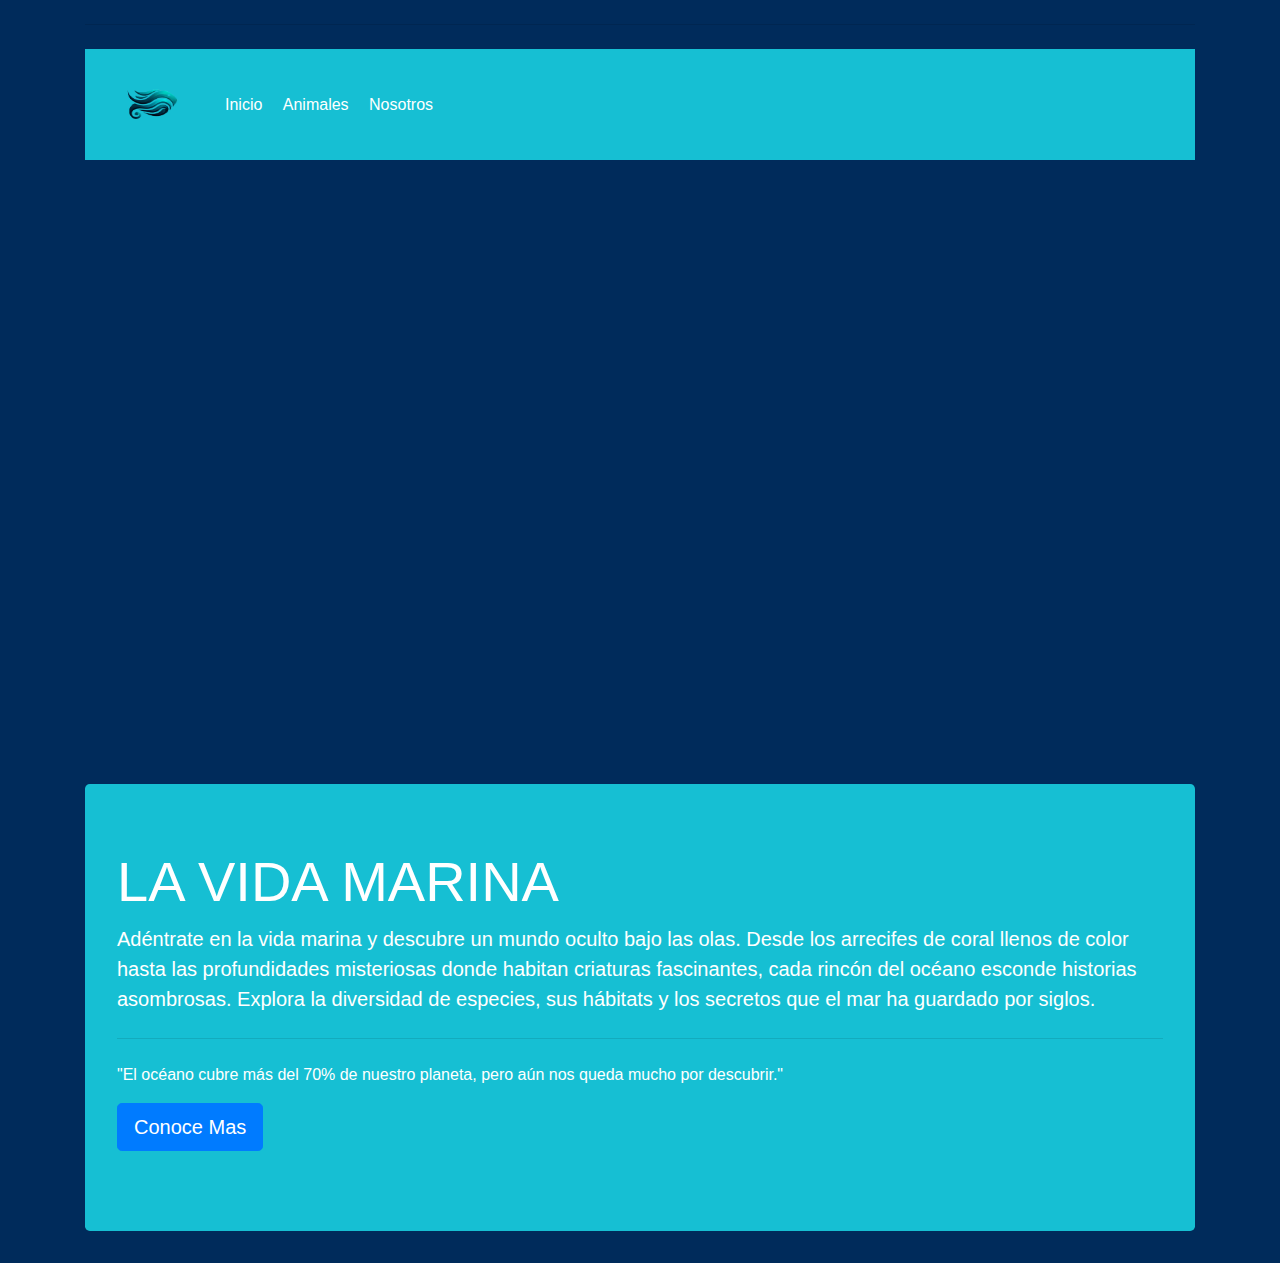
<file: index.html>
<!DOCTYPE html>
<html lang="en">
  <head>
    <meta charset="utf-8">
	<meta http-equiv="X-UA-Compatible" content="IE=edge">
	<meta name="viewport" content="width=device-width, initial-scale=1">
    <title>Vida Marina</title>
    <!-- Bootstrap -->
	<link href="css/bootstrap-4.4.1.css" rel="stylesheet">
	<link href="css/mis-estilos.css" rel="stylesheet" type="text/css">
	  <link rel="icon" href="img/logo.png">
  </head>
  <body class="colorbody">
  	<div class="container">
<hr class="my-4">
		
	  <nav class="navbar navbar-expand-lg navbar-light colorjumbo navbar-dark"> <a class="navbar-brand" href="index.html"><img src="img/logo.png" width="100" height="85" alt=""/></a>
	    <button class="navbar-toggler" type="button" data-toggle="collapse" data-target="#navbarSupportedContent1" aria-controls="navbarSupportedContent1" aria-expanded="false" aria-label="Toggle navigation"> <span class="navbar-toggler-icon"></span> </button>
		  <div class="collapse navbar-collapse" id="navbarSupportedContent1">
		    <ul class="navbar-nav mr-auto">
		      <li class="nav-item active"> <a class="nav-link" href="#">Inicio&nbsp; <span class="sr-only">(current)</span></a> </li>
		      <li class="nav-item active"> <a class="nav-link" href="animales.html">Animales&nbsp; <span class="sr-only">(current)</span></a></li>
		      <li class="nav-item active"> <a class="nav-link" href="nosotros.html">Nosotros&nbsp; <span class="sr-only">(current)</span></a></li>
		      
	        </ul>
		    <form class="form-inline my-2 my-lg-0">

	        </form>
	    </div>
	  </nav>
<div class="embed-responsive embed-responsive-16by9">
  <iframe width="560" height="315" src="https://www.youtube.com/embed/sfWqabJ-bcE?si=DpK0BUl8i_sDQ6fZ" title="YouTube video player" frameborder="0" allow="accelerometer; autoplay; clipboard-write; encrypted-media; gyroscope; picture-in-picture; web-share" referrerpolicy="strict-origin-when-cross-origin" allowfullscreen></iframe>
</div>
<div class="jumbotron colorjumbo">
  <h1 class="display-4 colorletrasblanco">LA VIDA MARINA</h1>
  <p class="lead colorletrasblanco">Adéntrate en la vida marina y descubre un mundo oculto bajo las olas. Desde los arrecifes de coral llenos de color hasta las profundidades misteriosas donde habitan criaturas fascinantes, cada rincón del océano esconde historias asombrosas. Explora la diversidad de especies, sus hábitats y los secretos que el mar ha guardado por siglos.</p>
  <hr class="my-4">
  <p class="colorletrasblanco">"El océano cubre más del 70% de nuestro planeta, pero aún nos queda mucho por descubrir."</p>
  <p class="lead"> <a class="btn btn-primary btn-lg" href="animales.html" role="button">Conoce Mas</a></p>
</div>
</div>
  	<!-- ============================================================ -->
	 <!-- =====================NAVBAR============================ -->
	 <!-- ============================================================ -->
	  
<!-- ============================================================ -->
	 <!-- =====================CARRUCEL============================ -->
	 <!-- ============================================================ -->
<!-- ============================================================ -->
	  
	  
	  
	  
	 <!-- =====================JUMBO============================ -->
	 <!-- ============================================================ -->
  
<!-- jQuery (necessary for Bootstrap's JavaScript plugins) -->	<!-- Include all compiled plugins (below), or include individual files as needed -->
<script src="js/popper.min.js"></script>
<script src="js/jquery-3.4.1.min.js"></script>
<script src="js/bootstrap-4.4.1.js"></script>
</body>
</html>
</file>
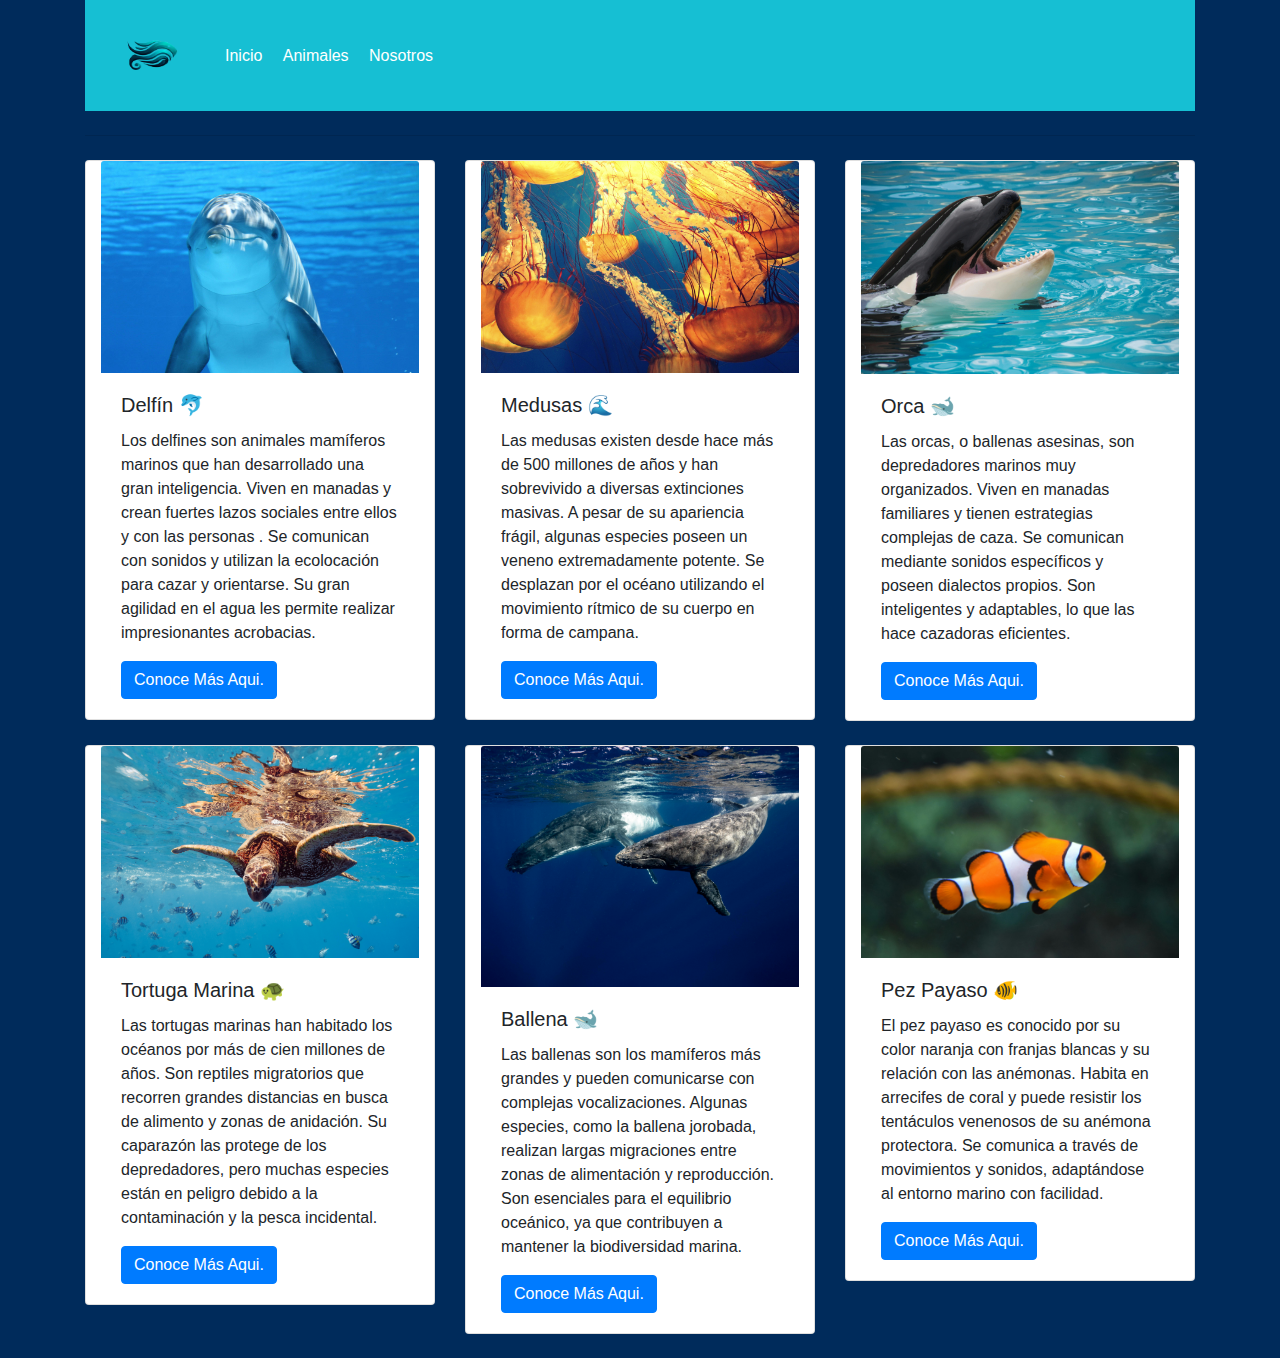
<file: animales.html>
<!doctype html>
<html>
<head>
<meta charset="utf-8">
<meta http-equiv="X-UA-Compatible" content="IE=edge">
<meta name="viewport" content="width=device-width, initial-scale=1.0">
<title>Vida Marina</title>
<link href="css/bootstrap-4.4.1.css" rel="stylesheet" type="text/css">
<link href="css/mis-estilos.css" rel="stylesheet" type="text/css">
	<link rel="icon" href="img/logo.png">
</head>

<body class="colorbody">
<div class="container">
  <nav class="navbar navbar-expand-lg navbar-light navbar-dark colorjumbo"> <a class="navbar-brand" href="index.html"><img src="img/logo.png" width="100" height="85" alt=""/></a>
	  <button class="navbar-toggler" type="button" data-toggle="collapse" data-target="#navbarSupportedContent1" aria-controls="navbarSupportedContent1" aria-expanded="false" aria-label="Toggle navigation"> <span class="navbar-toggler-icon"></span> </button>
	  <div class="collapse navbar-collapse" id="navbarSupportedContent1">
	    <ul class="navbar-nav mr-auto">
	      <li class="nav-item active"> <a class="nav-link" href="index.html">Inicio&nbsp; <span class="sr-only">(current)</span></a> </li>
	      <li class="nav-item active"> <a class="nav-link" href="#">Animales&nbsp; <span class="sr-only">(current)</span></a></li>
	      <li class="nav-item active"> <a class="nav-link" href="nosotros.html">Nosotros&nbsp; <span class="sr-only">(current)</span></a></li>
	      
        </ul>
</div>
  </nav>
<hr class="my-4">
<div class="row">
  <div class="col-xl-4 col-lg-6">
    <div class="card col-xl-12 col-md-12 col-lg-12"> <img class="card-img-top" src="img/inicio 1.jpg" alt="Card image cap">
      <div class="card-body">
        <h5 class="card-title titillium-web-semibold">Delfín 🐬</h5>
        <p class="card-text titillium-web-regular-italic">Los delfines son animales mamíferos&nbsp; marinos que han desarrollado una gran inteligencia. Viven en manadas y crean fuertes lazos sociales entre ellos y con las personas . Se comunican con sonidos y utilizan la ecolocación para cazar y orientarse. Su gran agilidad en el agua les permite realizar impresionantes acrobacias.</p>
        <a href="#" class="btn btn-primary">Conoce Más Aqui.</a></div>
    </div>
    &nbsp;</div>
  <div class="col-xl-4 col-lg-6">
    <div class="card col-xl-12 col-md-12 col-lg-12"> <img class="card-img-top" src="img/si2.jpg" alt="Card image cap">
      <div class="card-body">
        <h5 class="card-title titillium-web-semibold">Medusas 🌊</h5>
        <p class="card-text titillium-web-regular-italic">Las medusas existen desde hace más de 500 millones de años y han sobrevivido a diversas extinciones masivas. A pesar de su apariencia frágil, algunas especies poseen un veneno extremadamente potente. Se desplazan por el océano utilizando el movimiento rítmico de su cuerpo en forma de campana.</p>
        <a href="#" class="btn btn-primary">Conoce Más Aqui.</a></div>
    </div>
    &nbsp;</div>
  <div class="col-xl-4 col-lg-6">
    <div class="card col-xl-12 col-md-12 col-lg-12"> <img class="card-img-top" src="img/sip1.jpg" alt="Card image cap">
      <div class="card-body">
        <h5 class="card-title titillium-web-semibold">Orca 🐋</h5>
        <p class="card-text titillium-web-regular-italic">Las orcas, o ballenas asesinas, son depredadores marinos muy organizados. Viven en manadas familiares y tienen estrategias complejas de caza. Se comunican mediante sonidos específicos y poseen dialectos propios. Son inteligentes y adaptables, lo que las hace cazadoras eficientes.</p>
        <a href="#" class="btn btn-primary">Conoce Más Aqui.</a></div>
    </div>
    &nbsp;</div>
</div>
<div class="row">
  <div class="col-xl-4 col-lg-6">
    <div class="card col-xl-12 col-md-12 col-lg-12"> <img src="img/si1.jpg" alt="Card image cap" class="card-img-top">
      <div class="card-body">
        <h5 class="card-title titillium-web-semibold">Tortuga Marina 🐢</h5>
        <p class="card-text titillium-web-regular-italic">Las tortugas marinas han habitado los océanos por más de cien millones de años. Son reptiles migratorios que recorren grandes distancias en busca de alimento y zonas de anidación. Su caparazón las protege de los depredadores, pero muchas especies están en peligro debido a la contaminación y la pesca incidental.</p>
        <a href="#" class="btn btn-primary">Conoce Más Aqui.</a></div>
    </div>
    &nbsp;</div>
  <div class="col-xl-4 col-lg-6">
    <div class="card col-xl-12 col-md-12 col-lg-12"> <img class="card-img-top" src="img/pag2.jpg" alt="Card image cap">
      <div class="card-body">
        <h5 class="card-title titillium-web-semibold">Ballena 🐋</h5>
        <p class="card-text titillium-web-regular-italic">Las ballenas son los mamíferos más grandes y pueden comunicarse con complejas vocalizaciones. Algunas especies, como la ballena jorobada, realizan largas migraciones entre zonas de alimentación y reproducción. Son esenciales para el equilibrio oceánico, ya que contribuyen a mantener la biodiversidad marina.</p>
        <a href="#" class="btn btn-primary">Conoce Más Aqui.</a></div>
    </div>
    &nbsp;</div>
  <div class="col-xl-4 col-lg-6">
    <div class="card col-xl-12 col-md-12 col-lg-12"> <img class="card-img-top" src="img/pag1.jpg" alt="Card image cap">
      <div class="card-body">
        <h5 class="card-title titillium-web-semibold">Pez Payaso 🐠</h5>
        <p class="card-text titillium-web-regular-italic">El pez payaso es conocido por su color naranja con franjas blancas y su relación con las anémonas. Habita en arrecifes de coral y puede resistir los tentáculos venenosos de su anémona protectora. Se comunica a través de movimientos y sonidos, adaptándose al entorno marino con facilidad.</p>
        <a href="#" class="btn btn-primary">Conoce Más Aqui.</a></div>
    </div>
    &nbsp;</div>
</div>
</div>
<script src="js/jquery-3.4.1.min.js"></script>
<script src="js/popper.min.js"></script>
<script src="js/bootstrap-4.4.1.js"></script>
</body>
</html>
</file>
<file: css/mis-estilos.css>
@charset "utf-8";

.colorjumbo{
    background-color: #16BFD3;
}

.colorletrasblanco{
    color: #FFFFFF;	
}


.colorbody{
    background-color: #002B5B;	
}
</file>
